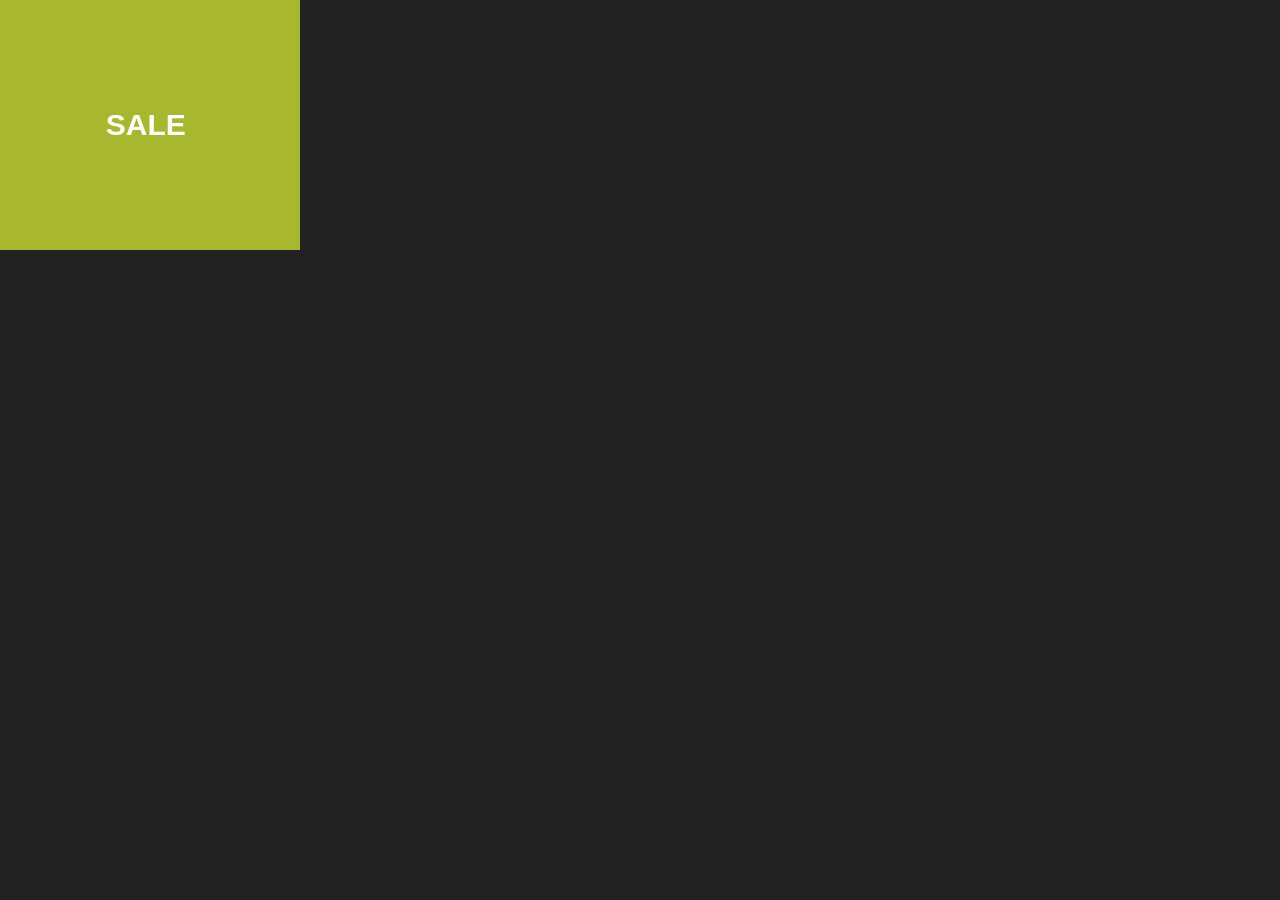
<file: bench/pages/ad.html>
<!doctype html>
<html lang="en">
<head>
<meta charset="utf-8">
<style>
  html, body { margin: 0; overflow: hidden; background: #222; }
  canvas, video { width: 300px; height: 250px; display: block; object-fit: cover; }
</style>
</head>
<body>
<script>
  const kind = new URLSearchParams(location.search).get("kind");
  if (kind === "video") {
    const v = document.createElement("video");
    Object.assign(v, { src: "/media/ad.webm", muted: true, loop: true, autoplay: true, playsInline: true });
    document.body.append(v);
  } else {
    const c = document.createElement("canvas");
    c.width = 300; c.height = 250;
    document.body.append(c);
    const ctx = c.getContext("2d");
    let viewable = 0;
    setInterval(() => { viewable++; }, 50);  // viewability tracking
    (function frame(t) {
      ctx.fillStyle = `hsl(${(t / 15) % 360} 60% 45%)`;
      ctx.fillRect(0, 0, 300, 250);
      ctx.fillStyle = "#fff";
      ctx.font = "700 30px -apple-system, sans-serif";
      ctx.fillText("SALE", 110 + 20 * Math.sin(t / 300), 135);
      requestAnimationFrame(frame);
    })(0);
  }
</script>
</body>
</html>
</file>
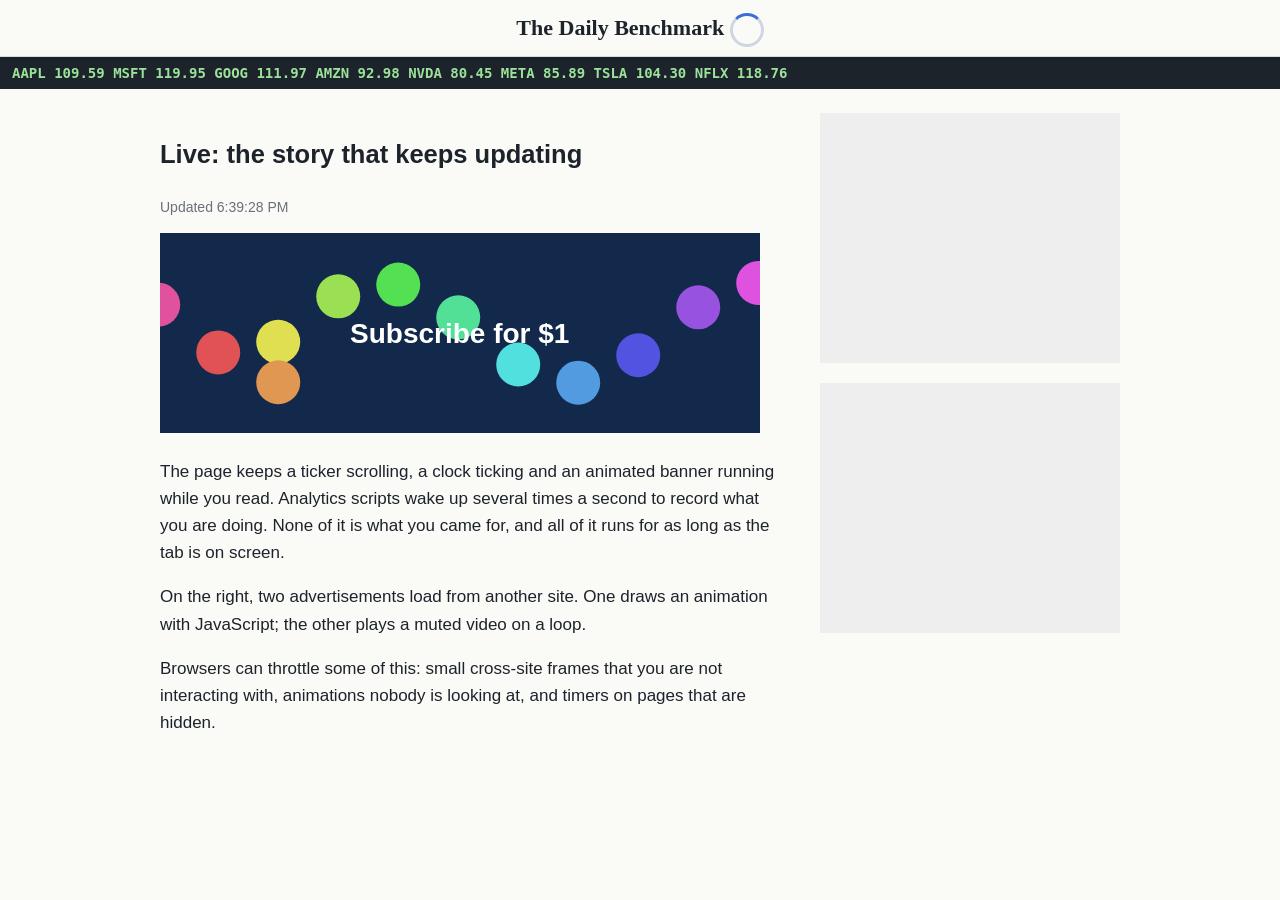
<file: bench/pages/busy.html>
<!doctype html>
<html lang="en">
<head>
<meta charset="utf-8">
<title>Busy news page</title>
<link rel="stylesheet" href="style.css">
<script src="visibility.js"></script>
</head>
<body>
<header class="masthead">The Daily Benchmark <span class="spinner"></span></header>
<div class="ticker" id="ticker">Markets</div>
<main class="column layout">
  <article>
    <h1>Live: the story that keeps updating</h1>
    <p class="byline">Updated <span id="clock">now</span></p>
    <canvas id="banner" width="600" height="200" style="width:600px;height:200px"></canvas>
    <p>The page keeps a ticker scrolling, a clock ticking and an animated banner running while you read.
    Analytics scripts wake up several times a second to record what you are doing. None of it is what you
    came for, and all of it runs for as long as the tab is on screen.</p>
    <p>On the right, two advertisements load from another site. One draws an animation with JavaScript; the
    other plays a muted video on a loop.</p>
    <p>Browsers can throttle some of this: small cross-site frames that you are not interacting with,
    animations nobody is looking at, and timers on pages that are hidden.</p>
  </article>
  <aside id="ads"></aside>
</main>
<script>
  // Cross-site ad frames: localhost and 127.0.0.1 are different sites.
  const other = location.hostname === "127.0.0.1" ? "localhost" : "127.0.0.1";
  for (const kind of ["canvas", "video"]) {
    const f = document.createElement("iframe");
    f.className = "ad";
    f.src = `${location.protocol}//${other}:${location.port}/ad.html?kind=${kind}`;
    document.getElementById("ads").append(f);
  }

  const ticker = document.getElementById("ticker");
  const symbols = ["AAPL", "MSFT", "GOOG", "AMZN", "NVDA", "META", "TSLA", "NFLX"];
  let tick = 0;
  setInterval(() => {
    tick++;
    ticker.textContent = symbols.map((s, i) =>
      `${s} ${(100 + 20 * Math.sin(tick / 10 + i)).toFixed(2)}`).join("   ");
  }, 200);

  const clock = document.getElementById("clock");
  setInterval(() => { clock.textContent = new Date().toLocaleTimeString(); }, 1000);

  // Analytics: wakes up every 250 ms and does a little bookkeeping.
  const events = [];
  (function beacon() {
    events.push({ t: performance.now(), y: scrollY, w: innerWidth });
    if (events.length > 200) JSON.stringify(events.splice(0, 100));
    setTimeout(beacon, 250);
  })();

  const canvas = document.getElementById("banner");
  const ctx = canvas.getContext("2d");
  function frame(t) {
    ctx.fillStyle = "#13294b";
    ctx.fillRect(0, 0, 600, 200);
    for (let i = 0; i < 12; i++) {
      const x = (t / 8 + i * 60) % 660 - 30;
      ctx.fillStyle = `hsl(${(i * 30 + t / 20) % 360} 70% 60%)`;
      ctx.beginPath();
      ctx.arc(x, 100 + 50 * Math.sin(t / 400 + i), 22, 0, Math.PI * 2);
      ctx.fill();
    }
    ctx.fillStyle = "#fff";
    ctx.font = "600 28px -apple-system, sans-serif";
    ctx.fillText("Subscribe for $1", 190, 110);
    requestAnimationFrame(frame);
  }
  requestAnimationFrame(frame);
</script>
</body>
</html>
</file>
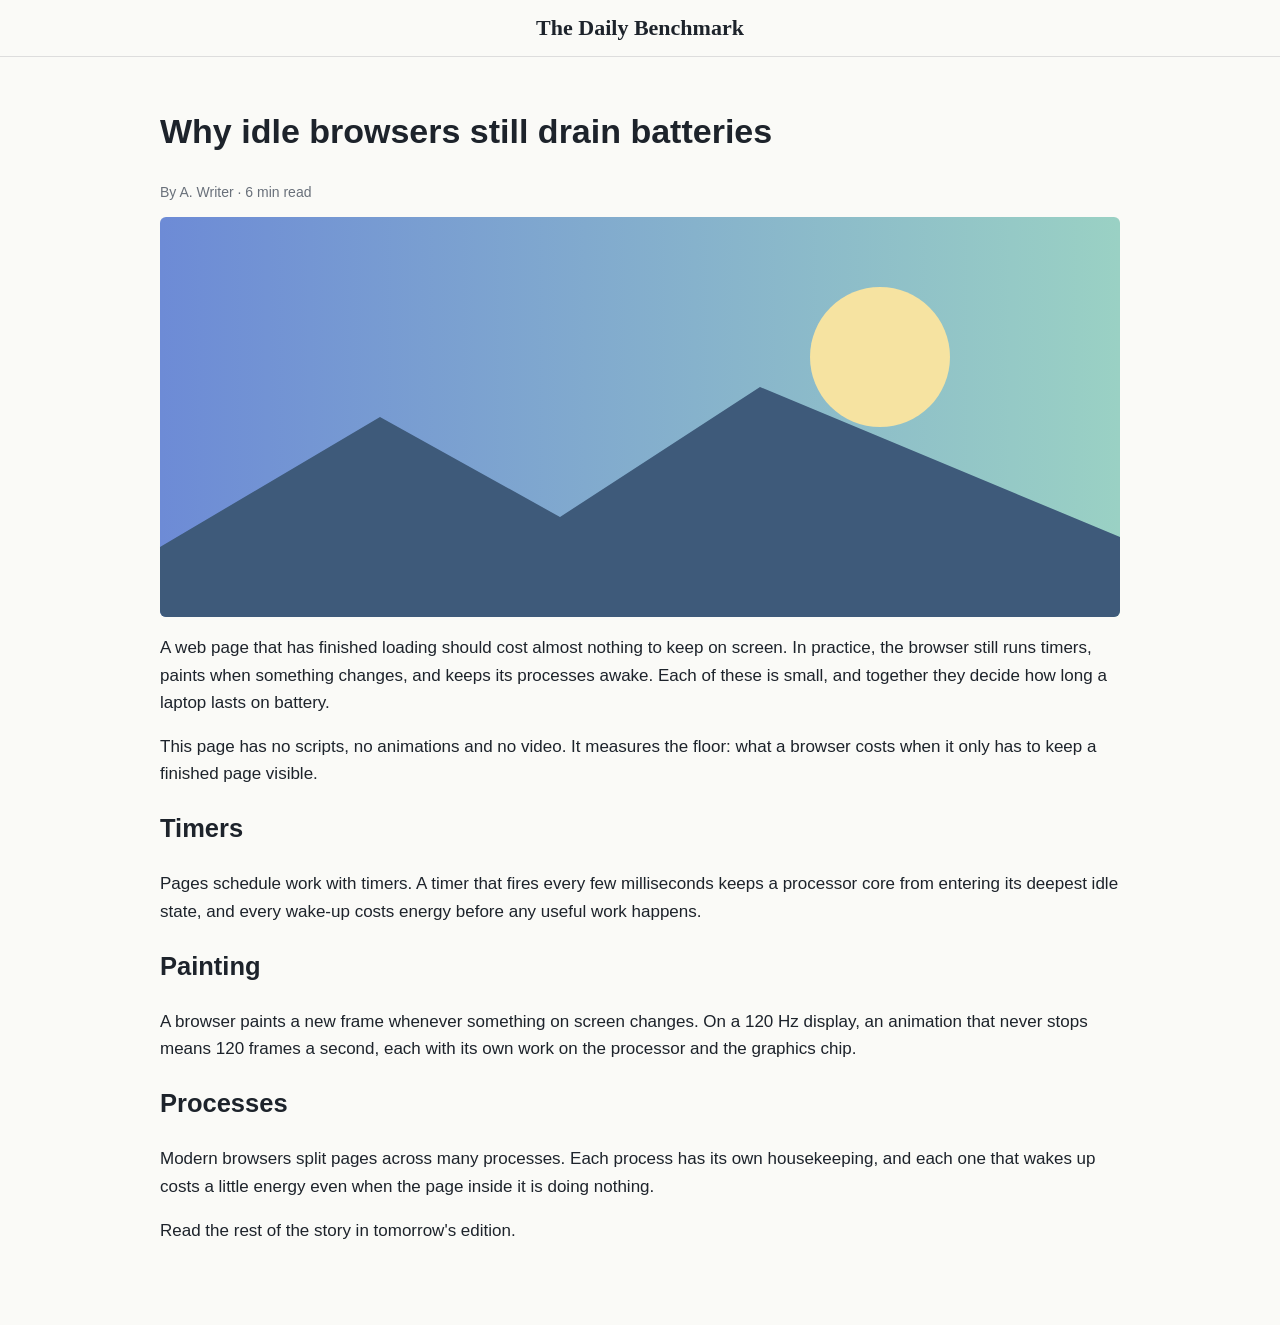
<file: bench/pages/static.html>
<!doctype html>
<html lang="en">
<head>
<meta charset="utf-8">
<title>Static article</title>
<link rel="stylesheet" href="style.css">
<script src="visibility.js"></script>
</head>
<body>
<header class="masthead">The Daily Benchmark</header>
<main class="column">
  <h1>Why idle browsers still drain batteries</h1>
  <p class="byline">By A. Writer · 6 min read</p>
  <svg class="hero" viewBox="0 0 960 400" role="img" aria-label="Illustration">
    <defs><linearGradient id="g" x1="0" x2="1"><stop offset="0" stop-color="#6d8bd6"/><stop offset="1" stop-color="#9ad1c4"/></linearGradient></defs>
    <rect width="960" height="400" fill="url(#g)"/>
    <circle cx="720" cy="140" r="70" fill="#f6e3a1"/>
    <path d="M0 330 L220 200 L400 300 L600 170 L960 320 L960 400 L0 400 Z" fill="#3e5a7a"/>
  </svg>
  <p>A web page that has finished loading should cost almost nothing to keep on screen. In practice, the
  browser still runs timers, paints when something changes, and keeps its processes awake. Each of these
  is small, and together they decide how long a laptop lasts on battery.</p>
  <p>This page has no scripts, no animations and no video. It measures the floor: what a browser costs when
  it only has to keep a finished page visible.</p>
  <h2>Timers</h2>
  <p>Pages schedule work with timers. A timer that fires every few milliseconds keeps a processor core from
  entering its deepest idle state, and every wake-up costs energy before any useful work happens.</p>
  <h2>Painting</h2>
  <p>A browser paints a new frame whenever something on screen changes. On a 120 Hz display, an animation
  that never stops means 120 frames a second, each with its own work on the processor and the graphics
  chip.</p>
  <h2>Processes</h2>
  <p>Modern browsers split pages across many processes. Each process has its own housekeeping, and each one
  that wakes up costs a little energy even when the page inside it is doing nothing.</p>
  <p>Read the rest of the story in tomorrow's edition.</p>
</main>
</body>
</html>
</file>
<file: bench/pages/style.css>
body { margin: 0; font: 17px/1.6 -apple-system, "Helvetica Neue", sans-serif; color: #1d232b; background: #fafaf7; }
.masthead { font: 700 22px/56px Georgia, serif; text-align: center; border-bottom: 1px solid #ddd; }
.column { width: 960px; margin: 0 auto; padding: 24px 0 64px; }
.hero { width: 960px; height: 400px; display: block; border-radius: 6px; }
.byline { color: #69707a; font-size: 14px; }
.layout { display: grid; grid-template-columns: 620px 300px; gap: 40px; }
.ad { width: 300px; height: 250px; border: 0; display: block; margin-bottom: 20px; background: #eee; }
.ticker { font: 600 14px/32px ui-monospace, monospace; background: #1d232b; color: #9be29b; padding: 0 12px; white-space: nowrap; overflow: hidden; }
.spinner { width: 28px; height: 28px; border: 3px solid #cfd6e0; border-top-color: #3b6fd8; border-radius: 50%; animation: spin 0.9s linear infinite; display: inline-block; vertical-align: middle; }
@keyframes spin { to { transform: rotate(360deg); } }
video { display: block; background: #000; }
</file>
